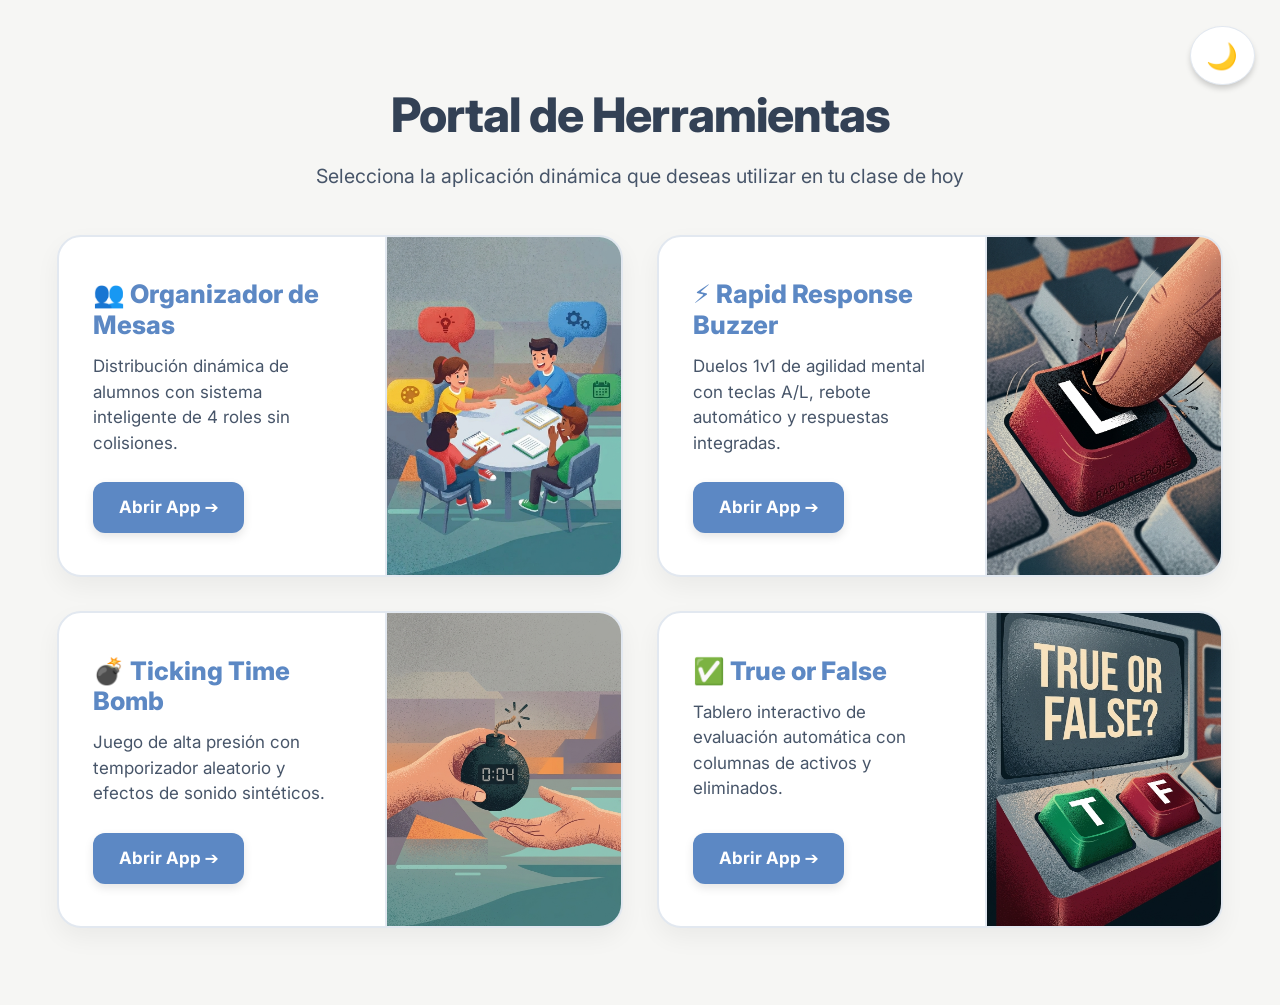
<file: index.html>
<!DOCTYPE html>
<html lang="es">
<head>
    <meta charset="UTF-8">
    <meta name="viewport" content="width=device-width, initial-scale=1.0">
    <title>Portal de Herramientas</title>
    <link rel="stylesheet" href="styles.css">
    <style>
        .menu-container { display: flex; flex-direction: column; align-items: center; justify-content: flex-start; min-height: 90vh; padding: 2rem 1rem; }
        .menu-header { text-align: center; margin-bottom: 2.5rem; }
        .menu-header h1 { font-size: 2.8rem; margin-bottom: 0.5rem; letter-spacing: -1px; }
        .menu-header p { font-size: 1.15rem; color: var(--text-muted); }

        /* Cuadrícula de Tarjetas Estilo Doble Columna */
        .tools-grid { display: grid; grid-template-columns: repeat(auto-fit, minmax(480px, 1fr)); gap: 2rem; width: 100%; max-width: 1200px; }
        
        .tool-card { 
            background: var(--card-bg); border-radius: 24px; border: 2px solid var(--border-color); 
            box-shadow: 0 10px 25px rgba(0,0,0,0.05); display: flex; overflow: hidden; 
            transition: transform 0.3s ease, box-shadow 0.3s ease, border-color 0.3s ease; 
            text-decoration: none; color: var(--text-main); position: relative;
        }
        .tool-card:hover { transform: translateY(-6px); box-shadow: 0 20px 35px rgba(0,0,0,0.1); border-color: var(--primary); }

        /* Lado Izquierdo: Texto y Botón */
        .tool-info { flex: 1; padding: 2.5rem 2rem; display: flex; flex-direction: column; justify-content: space-between; }
        .tool-title { font-size: 1.5rem; font-weight: 800; color: var(--primary); margin-bottom: 0.8rem; line-height: 1.2; }
        .tool-desc { font-size: 1rem; color: var(--text-muted); line-height: 1.5; margin-bottom: 1.5rem; }
        
        .tool-btn { 
            background-color: var(--primary); color: white; padding: 0.7rem 1.5rem; border-radius: 12px; 
            font-weight: 700; text-align: center; display: inline-block; width: fit-content; text-decoration: none;
            box-shadow: 0 4px 10px rgba(0,0,0,0.1); transition: background-color 0.2s, transform 0.1s;
        }
        .tool-btn:hover { background-color: var(--primary-hover); }
        .tool-btn:active { transform: scale(0.96); }

        /* Lado Derecho: Imagen / Captura de pantalla */
        .tool-img-container { width: 42%; background: var(--input-bg); display: flex; align-items: center; justify-content: center; overflow: hidden; border-left: 2px solid var(--border-color); position: relative; }
        .tool-img-container img { width: 100%; height: 100%; object-fit: cover; transition: transform 0.4s ease; }
        .tool-card:hover .tool-img-container img { transform: scale(1.06); }

        @media (max-width: 600px) {
            .tools-grid { grid-template-columns: 1fr; }
            .tool-card { flex-direction: column-reverse; }
            .tool-img-container { width: 100%; height: 200px; border-left: none; border-bottom: 2px solid var(--border-color); }
        }
    </style>
</head>
<body>
    <button id="themeToggle" class="theme-toggle" title="Cambiar tema">🌙</button>

    <div class="container menu-container">
        <div class="menu-header">
            <h1>Portal de Herramientas</h1>
            <p>Selecciona la aplicación dinámica que deseas utilizar en tu clase de hoy</p>
        </div>

        <div class="tools-grid">
            <!-- 1. Organizador de Mesas -->
            <a href="organizador.html" class="tool-card">
                <div class="tool-info">
                    <div>
                        <div class="tool-title">👥 Organizador de Mesas</div>
                        <div class="tool-desc">Distribución dinámica de alumnos con sistema inteligente de 4 roles sin colisiones.</div>
                    </div>
                    <span class="tool-btn">Abrir App ➔</span>
                </div>
                <div class="tool-img-container">
                    <!-- Cambia 'img/organizador.png' por la ruta de tu captura de pantalla -->
                    <img src="img/Organizador Mesas.png" alt="Organizador de Mesas" onerror="this.src='data:image/svg+xml;charset=UTF-8,<svg xmlns=\'http://www.w3.org/2000/svg\' width=\'200\' height=\'200\'><rect width=\'100%\' height=\'100%\' fill=\'%23ddd\'/><text x=\'50%\' y=\'50%\' fill=\'rgba(0,0,0,0.4)\' font-size=\'14\' text-anchor=\'middle\' dy=\'.3em\'>Vista Previa</text></svg>'">
                </div>
            </a>

            <!-- 2. Rapid Response Buzzer -->
            <a href="buzzer.html" class="tool-card">
                <div class="tool-info">
                    <div>
                        <div class="tool-title">⚡ Rapid Response Buzzer</div>
                        <div class="tool-desc">Duelos 1v1 de agilidad mental con teclas A/L, rebote automático y respuestas integradas.</div>
                    </div>
                    <span class="tool-btn">Abrir App ➔</span>
                </div>
                <div class="tool-img-container">
                    <img src="img/Buzzer.png" alt="Rapid Response Buzzer" onerror="this.src='data:image/svg+xml;charset=UTF-8,<svg xmlns=\'http://www.w3.org/2000/svg\' width=\'200\' height=\'200\'><rect width=\'100%\' height=\'100%\' fill=\'%23ddd\'/><text x=\'50%\' y=\'50%\' fill=\'rgba(0,0,0,0.4)\' font-size=\'14\' text-anchor=\'middle\' dy=\'.3em\'>Vista Previa</text></svg>'">
                </div>
            </a>

            <!-- 3. Ticking Time Bomb -->
            <a href="bomb.html" class="tool-card">
                <div class="tool-info">
                    <div>
                        <div class="tool-title">💣 Ticking Time Bomb</div>
                        <div class="tool-desc">Juego de alta presión con temporizador aleatorio y efectos de sonido sintéticos.</div>
                    </div>
                    <span class="tool-btn">Abrir App ➔</span>
                </div>
                <div class="tool-img-container">
                    <img src="img/Bomb.png" alt="Ticking Time Bomb" onerror="this.src='data:image/svg+xml;charset=UTF-8,<svg xmlns=\'http://www.w3.org/2000/svg\' width=\'200\' height=\'200\'><rect width=\'100%\' height=\'100%\' fill=\'%23ddd\'/><text x=\'50%\' y=\'50%\' fill=\'rgba(0,0,0,0.4)\' font-size=\'14\' text-anchor=\'middle\' dy=\'.3em\'>Vista Previa</text></svg>'">
                </div>
            </a>

            <!-- 4. True or False -->
            <a href="true-false.html" class="tool-card">
                <div class="tool-info">
                    <div>
                        <div class="tool-title">✅ True or False</div>
                        <div class="tool-desc">Tablero interactivo de evaluación automática con columnas de activos y eliminados.</div>
                    </div>
                    <span class="tool-btn">Abrir App ➔</span>
                </div>
                <div class="tool-img-container">
                    <img src="img/T o F.png" alt="True or False" onerror="this.src='data:image/svg+xml;charset=UTF-8,<svg xmlns=\'http://www.w3.org/2000/svg\' width=\'200\' height=\'200\'><rect width=\'100%\' height=\'100%\' fill=\'%23ddd\'/><text x=\'50%\' y=\'50%\' fill=\'rgba(0,0,0,0.4)\' font-size=\'14\' text-anchor=\'middle\' dy=\'.3em\'>Vista Previa</text></svg>'">
                </div>
            </a>
        </div>
    </div>

    <script>
        const themeToggle = document.getElementById('themeToggle');
        const body = document.body;
        
        if (localStorage.getItem('theme') === 'dark') { 
            body.setAttribute('data-theme', 'dark'); 
            themeToggle.textContent = '☀️'; 
        }
        
        themeToggle.addEventListener('click', () => {
            if (body.getAttribute('data-theme') === 'dark') { 
                body.removeAttribute('data-theme'); 
                localStorage.setItem('theme', 'light'); 
                themeToggle.textContent = '🌙'; 
            } else { 
                body.setAttribute('data-theme', 'dark'); 
                localStorage.setItem('theme', 'dark'); 
                themeToggle.textContent = '☀️'; 
            }
        });
    </script>
</body>
</html>
</file>
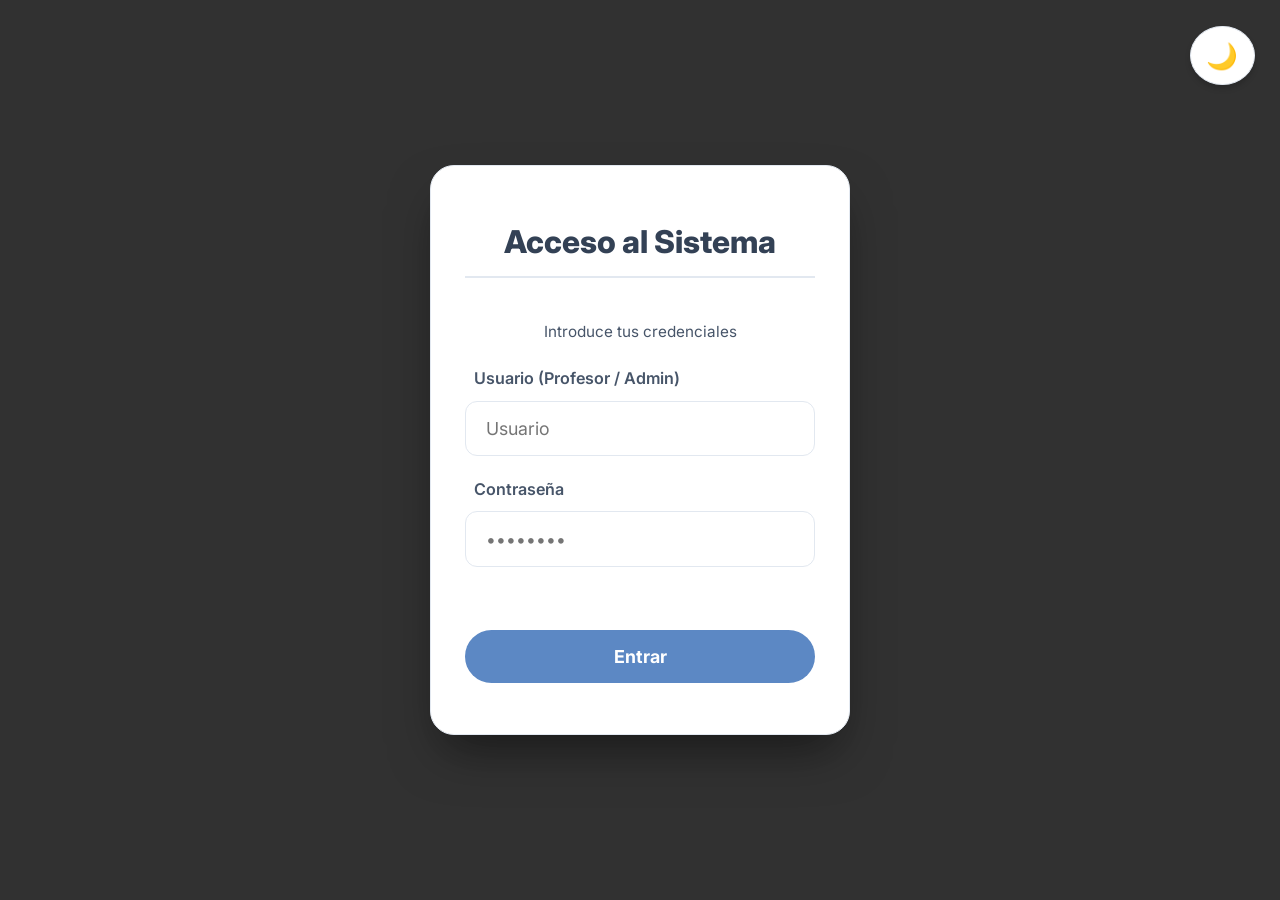
<file: bomb.html>
<!DOCTYPE html>
<html lang="es">
<head>
    <meta charset="UTF-8">
    <meta name="viewport" content="width=device-width, initial-scale=1.0">
    <title>Ticking Time Bomb - Portal de Herramientas</title>
    <link rel="stylesheet" href="styles.css">
    <style>
        .bomb-container { display: none; max-width: 900px; margin: 0 auto; flex-direction: column; gap: 1.5rem; text-align: center; }
        
        .nav-bar { display: flex; justify-content: space-between; align-items: center; margin-bottom: 1rem; }
        .nav-btn { background-color: var(--group-box-bg); color: var(--text-main); border: 1px solid var(--border-color); padding: 0.6rem 1.2rem; border-radius: 8px; font-weight: 600; cursor: pointer; transition: all 0.2s; }
        .nav-btn:hover { background-color: var(--border-color); }

        .bomb-arena { background: var(--card-bg); padding: 3rem 2rem; border-radius: 24px; border: 3px solid var(--border-color); box-shadow: 0 10px 30px rgba(0,0,0,0.1); position: relative; overflow: hidden; transition: border-color 0.3s, background-color 0.3s; display: flex; flex-direction: column; align-items: center; }
        .arena-danger { border-color: var(--rojo-text); box-shadow: 0 0 40px rgba(211, 47, 47, 0.3); }

        .challenge-text { font-size: 2.2rem; font-weight: 700; color: var(--text-muted); margin-bottom: 1.5rem; min-height: 50px; }

        /* Botones de Opción A y B */
        .options-container { display: none; gap: 1.5rem; justify-content: center; width: 100%; margin-bottom: 1.5rem; flex-wrap: wrap; }
        .btn-option { flex: 1; min-width: 250px; max-width: 350px; font-size: 2rem; padding: 1.5rem; font-weight: 800; border-radius: 16px; border: 3px solid var(--border-color); background: var(--input-bg); color: var(--text-main); cursor: pointer; transition: all 0.1s; box-shadow: 0 4px 10px rgba(0,0,0,0.1); }
        .btn-option:hover { transform: translateY(-4px); border-color: var(--primary); box-shadow: 0 8px 15px rgba(0,0,0,0.15); }
        .btn-option:active { transform: translateY(2px); }

        .bomb-icon { font-size: 8rem; line-height: 1; margin-bottom: 1rem; transition: transform 0.1s; display: inline-block; filter: drop-shadow(0 10px 10px rgba(0,0,0,0.2)); }
        
        @keyframes pulse-slow { 0% { transform: scale(1); } 50% { transform: scale(1.1); } 100% { transform: scale(1); } }
        @keyframes pulse-fast { 0% { transform: scale(1) rotate(-5deg); } 50% { transform: scale(1.2) rotate(5deg); } 100% { transform: scale(1) rotate(-5deg); } }
        @keyframes explode { 0% { transform: scale(1); opacity: 1; } 50% { transform: scale(2); opacity: 1; } 100% { transform: scale(3); opacity: 0; } }
        
        /* Animaciones de Acierto y Error */
        @keyframes flashGreen { 0% { background-color: var(--verd-bg); border-color: var(--verd-text); } 100% { background-color: var(--card-bg); border-color: var(--border-color); } }
        @keyframes flashRed { 0% { background-color: var(--rojo-bg); border-color: var(--rojo-text); } 100% { background-color: var(--card-bg); border-color: var(--border-color); } }
        .flash-green { animation: flashGreen 0.4s; }
        .flash-red { animation: flashRed 0.4s; }

        .ticking-slow { animation: pulse-slow 1s infinite; }
        .ticking-fast { animation: pulse-fast 0.3s infinite; filter: drop-shadow(0 0 20px red); }
        .exploded { animation: explode 0.5s forwards; }

        .victim-name { font-size: 4.5rem; font-weight: 900; color: var(--text-main); letter-spacing: -1px; margin: 1rem 0; min-height: 80px; text-transform: uppercase; }
        
        .status-badge { display: inline-block; background: var(--info-bg); color: var(--info-text); padding: 0.5rem 1.5rem; border-radius: 999px; font-weight: 800; font-size: 1.2rem; letter-spacing: 2px; text-transform: uppercase; border: 2px solid var(--info-border); }
        .status-boom { background: var(--rojo-bg); color: var(--rojo-text); border-color: var(--rojo-border); }

        .teacher-action-bar { display: flex; justify-content: center; gap: 1rem; flex-wrap: wrap; margin-top: 1.5rem; }
        .btn-start { font-size: 1.2rem; padding: 0.8rem 2rem; background-color: var(--primary); color: white; border-radius: 12px; border: none; cursor: pointer; font-weight: bold; }
        
        /* Niveles */
        .level-badge { background: var(--verd-bg); color: var(--verd-text); padding: 0.5rem 1rem; border-radius: 8px; font-weight: bold; border: 1px solid var(--verd-border); display: inline-block; }
    </style>
</head>
<body>
    <button id="btnLogout" class="logout-btn" style="display: none;">🚪 Cerrar sesión</button>
    <button id="themeToggle" class="theme-toggle" title="Cambiar tema">🌙</button>

    <div id="loginOverlay">
        <div class="login-card">
            <h2>Acceso al Sistema</h2>
            <p style="text-align: center; color: var(--text-muted); font-size: 0.9rem;">Introduce tus credenciales</p>
            <div class="input-group">
                <label for="loginUser">Usuario (Profesor / Admin)</label>
                <input type="text" id="loginUser" autocomplete="off" placeholder="Usuario">
            </div>
            <div class="input-group">
                <label for="loginPass">Contraseña</label>
                <input type="password" id="loginPass" placeholder="••••••••">
            </div>
            <div id="loginError" class="login-error"></div>
            <button id="btnLogin" style="width: 100%;">Entrar</button>
        </div>
    </div>

    <div class="container" id="mainContainer">
        <h1 style="margin-bottom: 2rem;">💣 Ticking Time Bomb</h1>

        <div class="controls-card" id="controlsCardGrupo" style="background-color: var(--group-box-bg);">
            <h3 style="margin: 0 0 0.5rem 0;">Módulo de Profesor: <span id="nombreProfeUI" style="color: var(--primary);"></span></h3>
            <div class="input-group">
                <label for="grupoSelect">Selecciona el grupo de hoy:</label>
                <select id="grupoSelect">
                    <option value="">Cargando grupos...</option>
                </select>
            </div>
        </div>

        <div class="controls-card" id="panelAsistencia" style="display: none;">
            
            <div style="margin-bottom: 2rem; border-bottom: 2px dashed var(--border-color); padding-bottom: 1.5rem;">
                <h3 style="margin-bottom: 1rem;">⚙️ 1. Configuración de Nivel de Inglés</h3>
                
                <div id="autoLevelDiv" style="display: none;">
                    <div class="level-badge">✅ Nivel detectado automáticamente: <span id="detectedLevelTxt" style="font-size: 1.2rem;"></span></div>
                </div>

                <div id="manualLevelDiv" class="input-group" style="display: none;">
                    <label style="color: var(--rojo-text);">⚠️ No se detectó el nivel en el nombre del grupo. Selecciónalo manualmente para cargar la Base de Datos:</label>
                    <select id="manualLevelSelect">
                        <option value="A1">A1</option>
                        <option value="A2">A2</option>
                        <option value="B1">B1</option>
                        <option value="B2">B2</option>
                        <option value="C1">C1</option>
                        <option value="C2">C2</option>
                    </select>
                </div>
            </div>

            <h3 style="margin-bottom: 0.2rem;">👥 2. Filtro de Asistencia</h3>
            <p style="font-size: 0.9rem; color: var(--text-muted); margin-bottom: 1rem;">Agrega a los presentes. La bomba solo caerá sobre los alumnos en la lista verde.</p>
            
            <div class="selector-row">
                <select id="alumnoSelect"><option value="">Selecciona un alumno...</option></select>
                <button id="btnAgregarAlumno">Añadir</button>
                <button id="btnAgregarTodos" class="btn-secondary">Añadir Todos los del Grupo</button>
            </div>

            <div class="chips-container" id="alumnosPresentesContenedor"></div>

            <div class="action-row">
                <div>Alumnos en riesgo: <strong id="contadorPresentes">0</strong> (Mínimo 2)</div>
                <button id="btnComenzarJuego" disabled>Entrar a la Arena ▶</button>
            </div>
        </div>

        <!-- Arena del Juego -->
        <div class="bomb-container" id="bombContainer">
            <div class="nav-bar">
                <button onclick="volverAAsistencia()" class="nav-btn">⬅ Volver a Configuración</button>
                <button onclick="window.location.href='index.html'" class="nav-btn">🏠 Menú Principal</button>
            </div>

            <div class="bomb-arena" id="bombArena">
                <div id="gameStatus" class="status-badge">BOMBA DESACTIVADA</div>
                
                <div style="margin-top: 1.5rem; display: flex; flex-direction: column; justify-content: center; align-items: center; width: 100%;">
                    
                    <div id="challengeText" class="challenge-text">¿Pregunta?</div>
                    
                    <!-- Botones de Opciones -->
                    <div id="optionsContainer" class="options-container">
                        <button id="btnOp1" class="btn-option" onclick="evaluar(this)"></button>
                        <button id="btnOp2" class="btn-option" onclick="evaluar(this)"></button>
                    </div>

                    <div id="bombVisual" class="bomb-icon">💣</div>
                </div>

                <div id="victimName" class="victim-name">¿QUIÉN EMPIEZA?</div>

                <div class="teacher-action-bar">
                    <button id="btnStartRound" class="btn-start" onclick="iniciarRonda()">🔥 Encender Mecha</button>
                </div>
            </div>
            
            <p style="color: var(--text-muted); font-size: 0.9rem; margin-top: 1rem;">
                <strong>Instrucciones:</strong> El alumno responde en voz alta. Haz clic en la opción que el alumno eligió. Si se equivoca, recibirá una penalización (cambio de pregunta inmediata) pero la bomba NO se detiene.
            </p>
        </div>
    </div>

    <!-- AQUÍ SE CARGAN TUS BASES DE DATOS ANTES DE LA LÓGICA -->
    <script src="db_bomba.js"></script>
    <script src="datos.js"></script>
    <script src="bomb.js"></script>
</body>
</html>
</file>
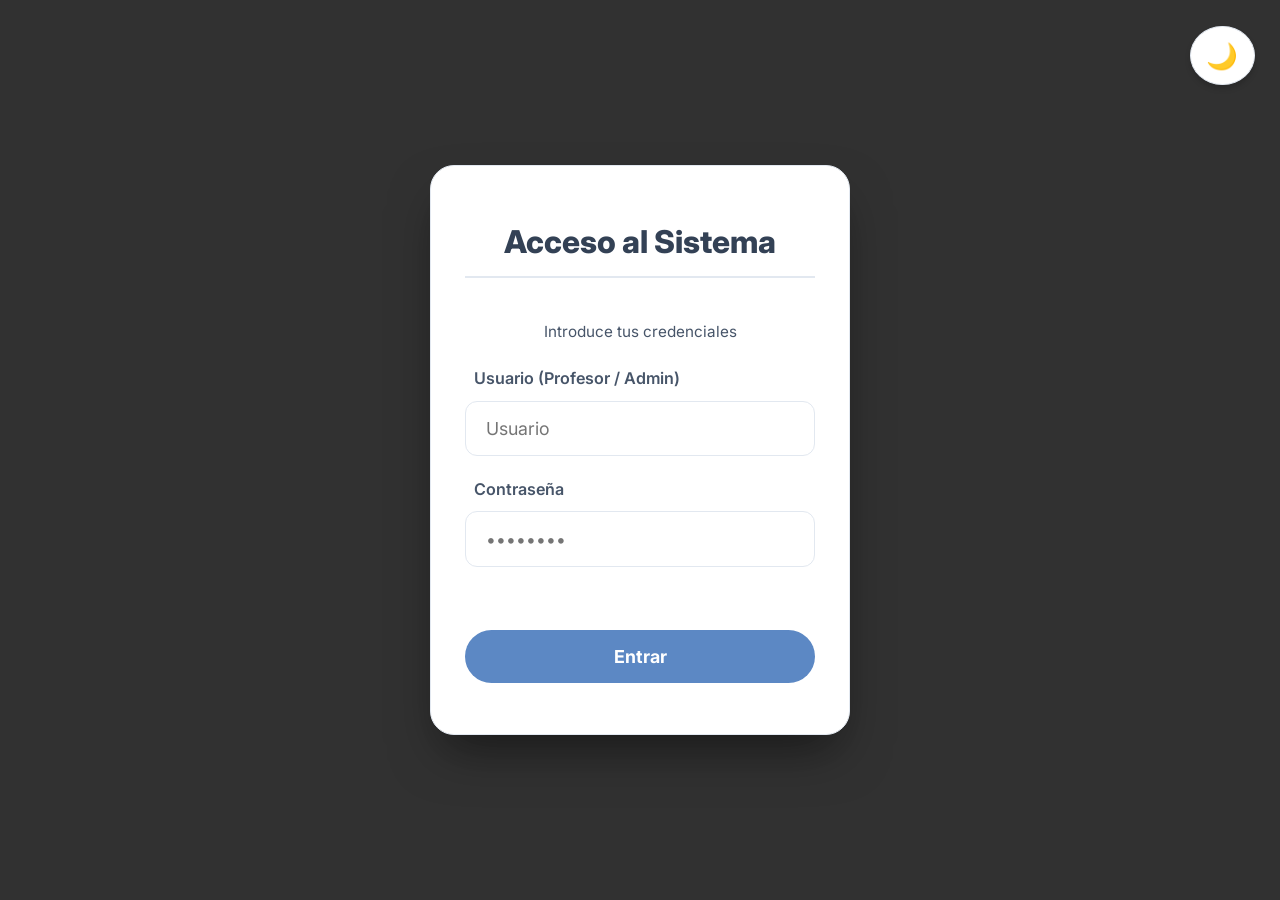
<file: buzzer.html>
<!DOCTYPE html>
<html lang="es">
<head>
    <meta charset="UTF-8">
    <meta name="viewport" content="width=device-width, initial-scale=1.0">
    <title>Rapid Response Buzzer - Portal de Herramientas</title>
    <link rel="stylesheet" href="styles.css">
    <style>
        .buzzer-container { display: none; max-width: 1200px; margin: 0 auto; flex-direction: column; gap: 1.5rem; position: relative; }
        
        /* Panel de Pregunta */
        .challenge-panel { 
            background: var(--card-bg); padding: 1.5rem; border-radius: 20px; 
            border: 3px solid var(--primary); text-align: center; 
            box-shadow: 0 10px 25px rgba(0,0,0,0.1); display: flex; 
            align-items: center; justify-content: center; flex-direction: column; min-height: 120px;
            position: relative; z-index: 1; transition: z-index 0.1s;
        }
        .challenge-text { font-size: 3rem; font-weight: 800; color: var(--text-main); letter-spacing: -1px; }

        .teacher-action-bar { display: flex; justify-content: center; gap: 1rem; flex-wrap: wrap; margin-bottom: 0.5rem; }
        .btn-action { background-color: var(--card-bg); color: var(--text-main); border: 2px solid var(--border-color); font-size: 1.05rem; cursor: pointer; padding: 0.6rem 1.2rem; border-radius: 8px; font-weight: bold; }
        .btn-action:hover { border-color: var(--primary); background-color: var(--info-bg); }
        .btn-danger { background-color: var(--rojo-bg); color: var(--rojo-text); border: 2px solid var(--rojo-border); }
        .btn-danger:hover { background-color: #ffcccc; }

        .arena { display: flex; height: 50vh; width: 100%; border-radius: 24px; overflow: hidden; box-shadow: 0 10px 30px rgba(0,0,0,0.15); border: 2px solid var(--border-color); }
        .player-zone { flex: 1; display: flex; flex-direction: column; justify-content: center; align-items: center; transition: all 0.2s ease; position: relative; padding: 2rem; text-align: center; }
        
        .p1-zone { background-color: var(--azul-bg); color: var(--azul-text); border-right: 1px solid var(--border-color); }
        .p2-zone { background-color: var(--rojo-bg); color: var(--rojo-text); border-left: 1px solid var(--border-color); }
        
        .winner { background-color: var(--verd-bg); color: var(--verd-text); transform: scale(1.02); z-index: 5; box-shadow: 0 0 30px rgba(97, 179, 118, 0.4); }
        .loser { filter: grayscale(100%) opacity(0.5); }

        .player-name { font-size: 2.5rem; font-weight: 800; line-height: 1.2; margin-bottom: 0.5rem; }
        .score { font-size: 5rem; font-weight: 800; margin: 1rem 0; text-shadow: 2px 2px 0px rgba(0,0,0,0.1); }
        .key-hint { font-size: 1.1rem; opacity: 0.8; font-weight: 600; margin-bottom: 1rem; }
        .status-msg { font-size: 1.8rem; font-weight: 800; height: 40px; text-transform: uppercase; letter-spacing: 2px; }
        
        kbd { background-color: var(--input-bg); color: var(--text-main); padding: 4px 10px; border-radius: 6px; border: 1px solid var(--border-color); box-shadow: 0 2px 0 var(--border-color); font-family: monospace; font-weight: bold; margin: 0 4px; }
        .empty-state { font-size: 1.5rem; color: var(--text-muted); font-weight: bold; }

        .judge-controls { display: none; gap: 1rem; margin-top: 1rem; }
        .judge-btn { font-size: 2rem; padding: 0.8rem 2rem; border-radius: 12px; cursor: pointer; border: none; box-shadow: 0 4px 6px rgba(0,0,0,0.1); transition: transform 0.1s; display: flex; align-items: center; justify-content: center;}
        .judge-btn:active { transform: scale(0.95); }
        .btn-correct { background-color: #4CAF50; color: white; }
        .btn-correct:hover { background-color: #43a047; }
        .btn-incorrect { background-color: #F44336; color: white; }
        .btn-incorrect:hover { background-color: #e53935; }

        /* Reloj de Cuenta Regresiva Prep */
        .countdown-overlay {
            position: fixed; top: 0; left: 0; width: 100%; height: 100%;
            background: rgba(0,0,0,0.85); z-index: 1000;
            display: none; align-items: center; justify-content: center; flex-direction: column;
        }
        .countdown-number {
            font-size: 15rem; font-weight: 900; color: white;
            text-shadow: 0 10px 30px rgba(0,0,0,0.5);
            animation: pulseCount 1s infinite; margin-top: 150px;
        }
        @keyframes pulseCount { 0% { transform: scale(1); opacity: 1; } 50% { transform: scale(1.15); opacity: 0.8; } 100% { transform: scale(1); opacity: 1; } }

        /* Niveles */
        .level-badge { background: var(--verd-bg); color: var(--verd-text); padding: 0.5rem 1rem; border-radius: 8px; font-weight: bold; border: 1px solid var(--verd-border); display: inline-block; }

        /* Resultados */
        .leaderboard-section { display: none; background: var(--card-bg); border: 1px solid var(--border-color); border-radius: 24px; padding: 2.5rem; box-shadow: 0 10px 25px rgba(0,0,0,0.1); }
        .tiers-container { display: grid; grid-template-columns: repeat(auto-fit, minmax(220px, 1fr)); gap: 1.5rem; text-align: left; margin-top: 1.5rem; }
        .tier-box { border-radius: 16px; padding: 1.5rem; border: 2px solid var(--border-color); box-shadow: 0 4px 6px rgba(0,0,0,0.05); }
        .tier-gold { border-color: #FFD700; background: rgba(255, 215, 0, 0.08); }
        .tier-silver { border-color: #C0C0C0; background: rgba(192, 192, 192, 0.08); }
        .tier-bronze { border-color: #CD7F32; background: rgba(205, 127, 50, 0.08); }
        .tier-none { border-color: var(--border-color); background: var(--bg-page); }
        
        .tier-header { border-bottom: 1px solid rgba(0,0,0,0.1); padding-bottom: 0.8rem; margin-bottom: 0.8rem; }
        .tier-header h3 { margin: 0; font-size: 1.3rem; }
        .tier-pts { font-size: 0.9rem; color: var(--text-muted); font-weight: 600; display: block; margin-top: 0.2rem; }
        .tier-gold h3 { color: #b8950b; } .tier-silver h3 { color: #6e6e6e; } .tier-bronze h3 { color: #8a481c; }
        
        .tier-list { list-style: none; padding: 0; margin: 0; }
        .tier-list li { padding: 0.5rem 0; border-bottom: 1px dashed rgba(0,0,0,0.05); font-weight: 700; font-size: 1.1rem; color: var(--text-main); }
        .empty-tier { color: var(--text-muted); font-weight: normal !important; font-style: italic; }
    </style>
</head>
<body>
    <button id="btnLogout" class="logout-btn" style="display: none;">🚪 Cerrar sesión</button>
    <button id="themeToggle" class="theme-toggle" title="Cambiar tema">🌙</button>

    <div id="countdownOverlay" class="countdown-overlay">
        <div id="countdownNumber" class="countdown-number">5</div>
    </div>

    <div id="loginOverlay">
        <div class="login-card">
            <h2>Acceso al Sistema</h2>
            <p style="text-align: center; color: var(--text-muted); font-size: 0.9rem;">Introduce tus credenciales</p>
            <div class="input-group">
                <label for="loginUser">Usuario (Profesor / Admin)</label>
                <input type="text" id="loginUser" autocomplete="off" placeholder="Usuario">
            </div>
            <div class="input-group">
                <label for="loginPass">Contraseña</label>
                <input type="password" id="loginPass" placeholder="••••••••">
            </div>
            <div id="loginError" class="login-error"></div>
            <button id="btnLogin" style="width: 100%;">Entrar</button>
        </div>
    </div>

    <div class="container" id="mainContainer">
        <h1 style="margin-bottom: 2rem;">⚡ Rapid Response Buzzer</h1>

        <div class="controls-card" id="controlsCardGrupo" style="background-color: var(--group-box-bg);">
            <h3 style="margin: 0 0 0.5rem 0;">Profesor: <span id="nombreProfeUI" style="color: var(--primary);"></span></h3>
            <div class="input-group">
                <label for="grupoSelect">Selecciona el grupo de hoy:</label>
                <select id="grupoSelect">
                    <option value="">Cargando grupos...</option>
                </select>
            </div>
        </div>

        <div class="controls-card" id="panelAsistencia" style="display: none;">
            <div style="margin-bottom: 2rem; border-bottom: 2px dashed var(--border-color); padding-bottom: 1.5rem;">
                <h3 style="margin-bottom: 1rem;">⚙️ 1. Configuración de Nivel de Inglés</h3>
                
                <div id="autoLevelDiv" style="display: none;">
                    <div class="level-badge">✅ Nivel detectado automáticamente: <span id="detectedLevelTxt" style="font-size: 1.2rem;"></span></div>
                </div>

                <div id="manualLevelDiv" class="input-group" style="display: none;">
                    <label style="color: var(--rojo-text);">⚠️ No se detectó el nivel en el nombre del grupo. Selecciónalo manualmente para cargar la Base de Datos:</label>
                    <select id="manualLevelSelect">
                        <option value="A1">A1</option>
                        <option value="A2">A2</option>
                        <option value="B1">B1</option>
                        <option value="B2">B2</option>
                        <option value="C1">C1</option>
                        <option value="C2">C2</option>
                    </select>
                </div>
            </div>

            <h3 style="margin-bottom: 0.2rem;">👥 2. Filtro de Asistencia</h3>
            <p style="font-size: 0.9rem; color: var(--text-muted); margin-bottom: 1rem;">Agrega a los alumnos presentes o quita con la '×' a los que faltaron hoy.</p>
            
            <div class="selector-row">
                <select id="alumnoSelect"><option value="">Selecciona un alumno...</option></select>
                <button id="btnAgregarAlumno">Añadir</button>
                <button id="btnAgregarTodos" class="btn-secondary">Añadir Todos los del Grupo</button>
            </div>

            <div class="chips-container" id="alumnosPresentesContenedor"></div>

            <div class="action-row">
                <div>Alumnos listos para jugar: <strong id="contadorPresentes">0</strong> (Mínimo 2)</div>
                <button id="btnComenzarJuego" disabled>Iniciar Juego ▶</button>
            </div>
        </div>

        <div class="buzzer-container" id="buzzerContainer">
            <div class="teacher-action-bar">
                <button id="btnSiguientePareja" class="btn-action">🔄 Llamar Nueva Pareja</button>
                <button id="btnSaltarReto" class="btn-action">⏭️ Saltar Pregunta</button>
                <button id="btnTerminar" class="btn-action btn-danger">⏹️ Terminar y Ver Resultados</button>
            </div>

            <!-- Panel de Pregunta -->
            <div class="challenge-panel" id="challengePanel">
                <div id="roundIndicator" style="position: absolute; top: 15px; right: 20px; font-weight: 800; color: var(--text-muted); font-size: 1.1rem; background: var(--input-bg); padding: 5px 12px; border-radius: 8px;"></div>
                <div id="challengeText" class="challenge-text">¡PREPÁRENSE!</div>
            </div>

            <div class="arena">
                <div id="zone1" class="player-zone p1-zone">
                    <div class="key-hint">Jugador Izquierdo - Tecla <kbd>A</kbd></div>
                    <div id="name1" class="player-name empty-state">Presiona "Llamar Pareja"</div>
                    <div id="score1" class="score">-</div>
                    <div id="status1" class="status-msg"></div>
                    <div id="judge1" class="judge-controls">
                        <button class="judge-btn btn-correct" onclick="juezCorrecto(1)">✅</button>
                        <button class="judge-btn btn-incorrect" onclick="juezIncorrecto(1)">❌</button>
                    </div>
                </div>
                <div id="zone2" class="player-zone p2-zone">
                    <div class="key-hint">Jugador Derecho - Tecla <kbd>L</kbd></div>
                    <div id="name2" class="player-name empty-state">para iniciar</div>
                    <div id="score2" class="score">-</div>
                    <div id="status2" class="status-msg"></div>
                    <div id="judge2" class="judge-controls">
                        <button class="judge-btn btn-correct" onclick="juezCorrecto(2)">✅</button>
                        <button class="judge-btn btn-incorrect" onclick="juezIncorrecto(2)">❌</button>
                    </div>
                </div>
            </div>
        </div>

        <div id="leaderboardSection" class="leaderboard-section">
            <h2>🏆 Resultados de la Sesión</h2>
            
            <div class="tiers-container">
                <div class="tier-box tier-gold">
                    <div class="tier-header">
                        <h3>🥇 Nivel Oro</h3>
                        <span class="tier-pts">3 o más pts</span>
                    </div>
                    <ul id="listGold" class="tier-list"></ul>
                </div>
                <div class="tier-box tier-silver">
                    <div class="tier-header">
                        <h3>🥈 Nivel Plata</h3>
                        <span class="tier-pts">2 pts</span>
                    </div>
                    <ul id="listSilver" class="tier-list"></ul>
                </div>
                <div class="tier-box tier-bronze">
                    <div class="tier-header">
                        <h3>🥉 Nivel Bronce</h3>
                        <span class="tier-pts">1 pt</span>
                    </div>
                    <ul id="listBronze" class="tier-list"></ul>
                </div>
                <div class="tier-box tier-none">
                    <div class="tier-header">
                        <h3>🎖️ Sigue Participando</h3>
                        <span class="tier-pts">0 pts</span>
                    </div>
                    <ul id="listNone" class="tier-list"></ul>
                </div>
            </div>
            
            <div style="display: flex; gap: 1rem; margin-top: 2.5rem; flex-wrap: wrap;">
                <button onclick="volverAConfiguracion()" style="flex: 2; min-width: 250px;">⚙️ Configurar Siguiente Clase</button>
                <button onclick="window.location.href='index.html'" class="btn-secondary" style="flex: 1; min-width: 200px;">🏠 Menú Principal</button>
            </div>
        </div>
    </div>

    <!-- CARGA DE BASES DE DATOS -->
    <script src="db_buzzer.js"></script>
    <script src="datos.js"></script>
    <script src="buzzer.js"></script>
</body>
</html>
</file>
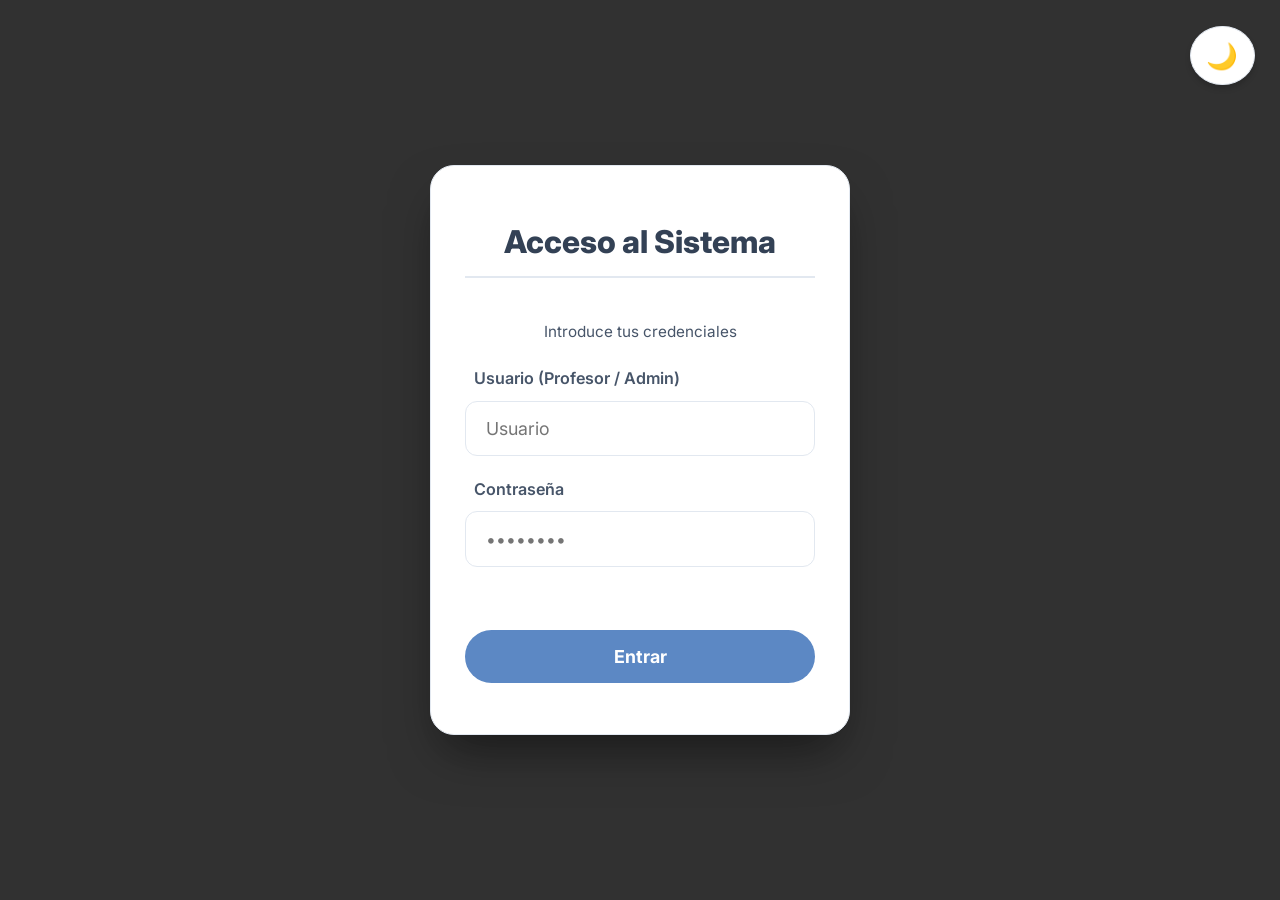
<file: organizador.html>
<!DOCTYPE html>
<html lang="es">
<head>
    <meta charset="UTF-8">
    <meta name="viewport" content="width=device-width, initial-scale=1.0">
    <title>Organizador Dinámico - Sistema de 4 Colores</title>
    <link rel="stylesheet" href="styles.css">
</head>
<body>
   <!-- Botón Flotante de Cerrar Sesión (Arriba a la Izquierda) -->
<button id="btnLogout" class="logout-btn" style="display: none;">🚪 Cerrar sesión</button>
    <!-- Botón flotante para Modo Nocturno -->
    <button id="themeToggle" class="theme-toggle" title="Cambiar tema">🌙</button>

    <!-- Ventana de Inicio de Sesión -->
    <div id="loginOverlay">
        <div class="login-card">
            <h2>Acceso al Sistema</h2>
            <p style="text-align: center; color: var(--text-muted); font-size: 0.9rem;">Introduce tus credenciales</p>
            <div class="input-group">
                <label for="loginUser">Usuario (Profesor / Admin)</label>
                <input type="text" id="loginUser" autocomplete="off" placeholder="Usuario">
            </div>
            <div class="input-group">
                <label for="loginPass">Contraseña</label>
                <input type="password" id="loginPass" placeholder="••••••••">
            </div>
            <div id="loginError" class="login-error"></div>
            <button id="btnLogin" style="width: 100%;">Entrar</button>
        </div>
    </div>

    <div class="container" id="mainContainer">
        <h1>Organizador de Grupos</h1>
        <p class="subtitle">Sistema matemático de 4 roles sin colisiones</p>

        <!-- Selector de Grupos -->
        <div class="controls-card" id="controlsCardGrupo" style="background-color: var(--group-box-bg);">
            <h3 style="margin: 0 0 0.5rem 0;">Módulo de Profesor: <span id="nombreProfeUI" style="color: var(--primary);"></span></h3>
            <div class="input-group">
                <label for="grupoSelect">Selecciona tu grupo a organizar:</label>
                <select id="grupoSelect">
                    <option value="">Cargando grupos...</option>
                </select>
            </div>
            
            <!-- Botón exclusivo para Astrid (Oculto para los demás) -->
            <div id="contenedorModoRapidoAstrid" style="display: none; margin-top: 0.5rem; padding-top: 1rem; border-top: 1px dashed var(--border-color);">
                <button id="btnModoSinLista" class="btn-secondary" style="width: 100%; display: flex; align-items: center; justify-content: center; gap: 0.5rem;">
                    🔢 Grupo nuevo sin lista (Calcular por cantidad)
                </button>
            </div>
        </div>

        <!-- Panel de control de alumnos -->
        <div class="controls-card" id="panelAlumnos" style="display: none;">
            <h3 style="margin-bottom: 0.2rem;">1. Lista de Alumnos Presentes</h3>
            
            <!-- Panel normal para profesores -->
            <div id="controlesProfesor" class="selector-row">
                <select id="alumnoSelect">
                    <option value="">Selecciona un alumno...</option>
                </select>
                <button id="btnAgregarAlumno">Añadir</button>
                <button id="btnAgregarTodos" class="btn-secondary">Añadir Todos (Aleatorio)</button>
            </div>

            <!-- Panel especial simplificado para Admin -->
            <div id="controlesAdmin" class="selector-row" style="display: none; align-items: flex-end;">
                <div class="input-group" style="flex: 1; max-width: 250px;">
                    <label for="adminInputNum">Cantidad total de alumnos:</label>
                    <input type="number" id="adminInputNum" min="4" placeholder="Ej. 12" style="width: 100%;">
                </div>
                <button id="btnGenerarAdmin">Generar Alumnos</button>
            </div>
            
            <div class="chips-container" id="alumnosSeleccionadosContenedor"></div>

            <div class="action-row">
                <div>Total seleccionados: <strong id="contadorAlumnos">0</strong> (Mínimo 4)</div>
                <button id="btnCalcular" disabled>Confirmar y Calcular Mesas</button>
            </div>
        </div>

        <!-- Secciones de resultados -->
        <div id="sectionPreTask" class="section-container">
            <h2>2. Pre-Task (Interacción 1)</h2>
            <div class="info-box">
                <strong>¿Qué hacemos aquí?</strong> Se asigna el rol a cada estudiante y se reúnen por equipos con su mismo rol para una primera charla de preparación. Esto corresponde a la <strong>Interacción 1</strong>.
            </div>
            <div class="grid-stats">
                <div class="stat-card color-R"><div class="stat-label">🔴 Rol Rojo</div><div class="stat-number" id="countR">0</div><div class="names-list" id="namesListR"></div></div>
                <div class="stat-card color-A"><div class="stat-label">🟡 Rol Amarillo</div><div class="stat-number" id="countA">0</div><div class="names-list" id="namesListA"></div></div>
                <div class="stat-card color-Z"><div class="stat-label">🔵 Rol Azul</div><div class="stat-number" id="countZ">0</div><div class="names-list" id="namesListZ"></div></div>
                <div class="stat-card color-V"><div class="stat-label">🟢 Rol Verde</div><div class="stat-number" id="countV">0</div><div class="names-list" id="namesListV"></div></div>
            </div>
        </div>

        <div id="sectionSimulation" class="section-container">
            <h2>3. Simulation</h2>
            <div class="info-box">
                <strong>¿Qué hacemos aquí?</strong> Los alumnos se distribuyen en mesas mixtas. Aquí se desarrollan la <strong>Interacción 2</strong> y la <strong>Interacción 3</strong>.
            </div>
            <div class="simulation-block" id="blockInteraccion2">
                <div class="sub-section-title">🔄 Interacción 2 (Primera Ronda)</div>
                <p style="font-size: 0.88rem; color: var(--text-muted); margin-bottom: 1rem;">Hablan en parejas base: (Rol Rojo con Rol Azul) y (Rol Amarillo con Rol Verde). Si hay alumnos extras, se integran a una pareja para formar un trío equilibrado.</p>
                <div id="mesasInteraccion2" class="grid-tables"></div>
                <button id="btnInteraccion3">Avanzar a Interacción 3 🔄</button>
            </div>
            <div class="simulation-block" id="blockInteraccion3" style="display: none; border-top: 2px dashed var(--border-color); padding-top: 1.5rem;">
                <div class="sub-section-title">🔄 Interacción 3 (Segunda Ronda / Rotación)</div>
                <p style="font-size: 0.88rem; color: var(--text-muted); margin-bottom: 1rem;">¡Cambio de mesa y de parejas! Ahora se emparejan (Rol Rojo con Rol Amarillo) y (Rol Azul con Rol Verde). Los alumnos extra se mueven a una nueva mesa para conversar con personas distintas sin repetir con su propio rol.</p>
                <div id="mesasInteraccion3" class="grid-tables"></div>
            </div>
        </div>

        <div id="sectionPostTask" class="section-container">
            <h2>4. Post-Task (Interacción 4)</h2>
            <div class="info-box">
                <strong>¿Qué hacemos aquí?</strong> Todos regresan con sus equipos originales de color y rol para ponerse de acuerdo y cerrar la actividad. <strong>Interacción 4</strong>.
            </div>
            <div class="grid-stats">
                <div class="stat-card color-R"><div class="stat-label">🔴 Rol Rojo</div><div class="stat-number" id="postCountR">0</div><div class="names-list" id="postNamesListR"></div></div>
                <div class="stat-card color-A"><div class="stat-label">🟡 Rol Amarillo</div><div class="stat-number" id="postCountA">0</div><div class="names-list" id="postNamesListA"></div></div>
                <div class="stat-card color-Z"><div class="stat-label">🔵 Rol Azul</div><div class="stat-number" id="postCountZ">0</div><div class="names-list" id="postNamesListZ"></div></div>
                <div class="stat-card color-V"><div class="stat-label">🟢 Rol Verde</div><div class="stat-number" id="postCountV">0</div><div class="names-list" id="postNamesListV"></div></div>
            </div>
        </div>
    </div>

    <script src="datos.js"></script>
    <script src="organizador.js"></script>
</body>
</html>
</file>
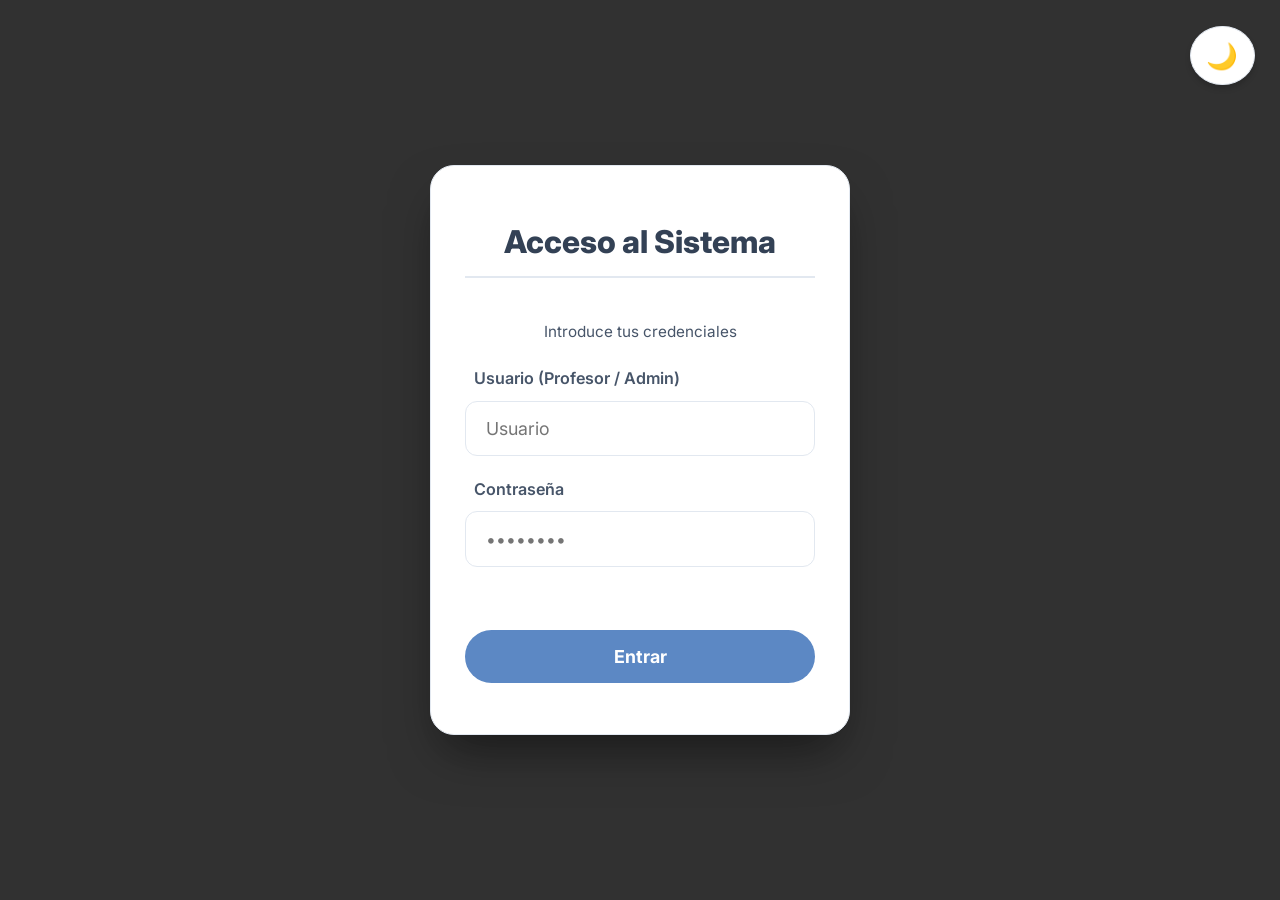
<file: true-false.html>
<!DOCTYPE html>
<html lang="es">
<head>
    <meta charset="UTF-8">
    <meta name="viewport" content="width=device-width, initial-scale=1.0">
    <title>True or False - Portal de Herramientas</title>
    <link rel="stylesheet" href="styles.css">
    <style>
        .tf-container { display: none; max-width: 1200px; margin: 0 auto; flex-direction: column; gap: 1.5rem; }
        
        .nav-bar { display: flex; justify-content: space-between; align-items: center; margin-bottom: 1rem; flex-wrap: wrap; gap: 1rem; }
        .nav-btn { background-color: var(--group-box-bg); color: var(--text-main); border: 1px solid var(--border-color); padding: 0.6rem 1.2rem; border-radius: 8px; font-weight: 600; cursor: pointer; transition: all 0.2s; }
        .nav-btn:hover { background-color: var(--border-color); }

        /* Panel Central del Reto */
        .challenge-panel { 
            background: var(--card-bg); padding: 3rem 2rem; border-radius: 24px; 
            border: 4px solid var(--primary); text-align: center; 
            box-shadow: 0 15px 35px rgba(0,0,0,0.1); display: flex; 
            align-items: center; justify-content: center; flex-direction: column; 
            min-height: 300px; position: relative; transition: border-color 0.3s ease;
        }
        .challenge-text { font-size: 2.2rem; font-weight: 700; color: var(--text-muted); margin-bottom: 1.5rem; }
        .current-player { font-size: 4.5rem; font-weight: 900; color: var(--text-main); letter-spacing: -1px; margin-bottom: 2rem; text-transform: uppercase; line-height: 1.1; }
        
        /* Botones True / False */
        .judge-controls { display: flex; gap: 1.5rem; margin-top: 1rem; }
        .btn-tf { 
            font-size: 3.5rem; font-weight: 900; padding: 1rem 3rem; border-radius: 20px; 
            cursor: pointer; border: none; box-shadow: 0 8px 15px rgba(0,0,0,0.15); 
            transition: all 0.1s; display: flex; align-items: center; justify-content: center;
            width: 150px;
        }
        .btn-tf:active { transform: scale(0.95) translateY(4px); box-shadow: 0 2px 5px rgba(0,0,0,0.15); }
        .btn-true { background-color: #2196F3; color: white; }
        .btn-true:hover { background-color: #1E88E5; }
        .btn-false { background-color: #FF9800; color: white; }
        .btn-false:hover { background-color: #FB8C00; }

        /* Columnas de Estado */
        .columns-container { display: flex; gap: 2rem; margin-top: 1rem; flex-wrap: wrap; }
        .column-box { flex: 1; min-width: 300px; background: var(--card-bg); padding: 1.5rem; border-radius: 20px; border: 2px solid var(--border-color); box-shadow: 0 4px 6px rgba(0,0,0,0.05); }
        .column-box h3 { margin-top: 0; padding-bottom: 1rem; border-bottom: 2px solid var(--border-color); display: flex; justify-content: space-between; align-items: center; }
        
        .list-container { display: flex; flex-direction: column; gap: 0.5rem; margin-top: 1rem; max-height: 300px; overflow-y: auto; padding-right: 5px; }
        .chip-list { padding: 0.8rem 1rem; border-radius: 12px; font-weight: 700; font-size: 1.1rem; display: flex; align-items: center; }
        .chip-active { background: var(--verd-bg); color: var(--verd-text); border: 1px solid var(--verd-border); }
        .chip-eliminated { background: var(--rojo-bg); color: var(--rojo-text); border: 1px solid var(--rojo-border); text-decoration: line-through; opacity: 0.8; }

        .teacher-action-bar { display: flex; justify-content: flex-end; margin-bottom: 1rem; }
        .btn-danger { background-color: var(--rojo-bg); color: var(--rojo-text); border: 2px solid var(--rojo-border); font-size: 1.1rem; padding: 0.8rem 1.5rem; border-radius: 12px; font-weight: bold; cursor: pointer; }
        .btn-danger:hover { background-color: #ffcccc; }

        /* Niveles */
        .level-badge { background: var(--verd-bg); color: var(--verd-text); padding: 0.5rem 1rem; border-radius: 8px; font-weight: bold; border: 1px solid var(--verd-border); display: inline-block; }

        /* Pantalla Final */
        .leaderboard-section { display: none; background: var(--card-bg); border: 1px solid var(--border-color); border-radius: 24px; padding: 3rem 2rem; box-shadow: 0 10px 25px rgba(0,0,0,0.1); text-align: center; }
        .winner-crown { display: none; flex-direction: column; align-items: center; justify-content: center; margin-bottom: 3rem; animation: popIn 0.5s cubic-bezier(0.175, 0.885, 0.32, 1.275); }
        .winner-crown .icon { font-size: 6rem; margin-bottom: -10px; }
        .winner-name { font-size: 5rem; font-weight: 900; color: var(--amar-text); text-shadow: 0 4px 10px rgba(212, 136, 6, 0.3); line-height: 1.1; text-transform: uppercase; }
        .winner-subtitle { font-size: 1.5rem; color: var(--text-muted); font-weight: 700; letter-spacing: 2px; }

        .results-columns { display: flex; gap: 2rem; text-align: left; margin-bottom: 2rem; flex-wrap: wrap; }
        .results-col { flex: 1; min-width: 250px; background: var(--bg-page); padding: 1.5rem; border-radius: 16px; border: 1px solid var(--border-color); }
        .results-col h3 { border-bottom: 2px solid var(--border-color); padding-bottom: 0.5rem; margin-top: 0; }
        .results-list { list-style: none; padding: 0; margin: 0; display: flex; flex-direction: column; gap: 0.5rem; font-size: 1.1rem; font-weight: 600; }

        @keyframes popIn { 0% { transform: scale(0.5); opacity: 0; } 100% { transform: scale(1); opacity: 1; } }
    </style>
</head>
<body>
    <button id="btnLogout" class="logout-btn" style="display: none;">🚪 Cerrar sesión</button>
    <button id="themeToggle" class="theme-toggle" title="Cambiar tema">🌙</button>

    <div id="loginOverlay">
        <div class="login-card">
            <h2>Acceso al Sistema</h2>
            <p style="text-align: center; color: var(--text-muted); font-size: 0.9rem;">Introduce tus credenciales</p>
            <div class="input-group">
                <label for="loginUser">Usuario (Profesor / Admin)</label>
                <input type="text" id="loginUser" autocomplete="off" placeholder="Usuario">
            </div>
            <div class="input-group">
                <label for="loginPass">Contraseña</label>
                <input type="password" id="loginPass" placeholder="••••••••">
            </div>
            <div id="loginError" class="login-error"></div>
            <button id="btnLogin" style="width: 100%;">Entrar</button>
        </div>
    </div>

    <div class="container" id="mainContainer">
        <h1 style="margin-bottom: 2rem;">✅ True or False</h1>

        <div class="controls-card" id="controlsCardGrupo" style="background-color: var(--group-box-bg);">
            <h3 style="margin: 0 0 0.5rem 0;">Módulo de Profesor: <span id="nombreProfeUI" style="color: var(--primary);"></span></h3>
            <div class="input-group">
                <label for="grupoSelect">Selecciona el grupo de hoy:</label>
                <select id="grupoSelect">
                    <option value="">Cargando grupos...</option>
                </select>
            </div>
        </div>

        <div class="controls-card" id="panelAsistencia" style="display: none;">
            
            <div style="margin-bottom: 2rem; border-bottom: 2px dashed var(--border-color); padding-bottom: 1.5rem;">
                <h3 style="margin-bottom: 1rem;">⚙️ 1. Configuración de Nivel de Inglés</h3>
                
                <div id="autoLevelDiv" style="display: none;">
                    <div class="level-badge">✅ Nivel detectado automáticamente: <span id="detectedLevelTxt" style="font-size: 1.2rem;"></span></div>
                </div>

                <div id="manualLevelDiv" class="input-group" style="display: none;">
                    <label style="color: var(--rojo-text);">⚠️ No se detectó el nivel en el nombre del grupo. Selecciónalo manualmente para cargar la Base de Datos:</label>
                    <select id="manualLevelSelect">
                        <option value="A1">A1</option>
                        <option value="A2">A2</option>
                        <option value="B1">B1</option>
                        <option value="B2">B2</option>
                        <option value="C1">C1</option>
                        <option value="C2">C2</option>
                    </select>
                </div>
            </div>

            <h3 style="margin-bottom: 0.2rem;">👥 2. Filtro de Asistencia</h3>
            <p style="font-size: 0.9rem; color: var(--text-muted); margin-bottom: 1rem;">Agrega a los presentes. Todos los alumnos de esta lista iniciarán en la columna de Activos.</p>
            
            <div class="selector-row">
                <select id="alumnoSelect"><option value="">Selecciona un alumno...</option></select>
                <button id="btnAgregarAlumno">Añadir</button>
                <button id="btnAgregarTodos" class="btn-secondary">Añadir Todos los del Grupo</button>
            </div>

            <div class="chips-container" id="alumnosPresentesContenedor"></div>

            <div class="action-row">
                <div>Alumnos iniciales: <strong id="contadorPresentes">0</strong> (Mínimo 2)</div>
                <button id="btnComenzarJuego" disabled>Comenzar Ronda ▶</button>
            </div>
        </div>

        <div class="tf-container" id="tfContainer">
            <div class="nav-bar">
                <button onclick="volverAAsistencia()" class="nav-btn">⬅ Volver a Configuración</button>
                <button onclick="window.location.href='index.html'" class="nav-btn">🏠 Menú Principal</button>
            </div>

            <div class="teacher-action-bar">
                <button onclick="finalizarJuego()" class="btn-danger">⏹️ Finalizar y Ver Resultados</button>
            </div>

            <!-- GRAN PANEL CENTRAL -->
            <div class="challenge-panel" id="challengePanel">
                <div id="challengeText" class="challenge-text">Cargando pregunta...</div>
                <div id="currentPlayer" class="current-player">ALUMNO</div>
                
                <div class="judge-controls">
                    <button class="btn-tf btn-true" onclick="responder('T')" title="Es Verdadero">T</button>
                    <button class="btn-tf btn-false" onclick="responder('F')" title="Es Falso">F</button>
                </div>
            </div>

            <!-- COLUMNAS DE ESTADO -->
            <div class="columns-container">
                <div class="column-box">
                    <h3><span>🟢 Activos</span> <span id="countActivos" style="color: var(--verd-text); font-size: 1.5rem;">0</span></h3>
                    <div id="listaActivos" class="list-container"></div>
                </div>
                <div class="column-box">
                    <h3><span>🔴 Eliminados</span> <span id="countEliminados" style="color: var(--rojo-text); font-size: 1.5rem;">0</span></h3>
                    <div id="listaEliminados" class="list-container"></div>
                </div>
            </div>
        </div>

        <div id="leaderboardSection" class="leaderboard-section">
            
            <!-- CORONA (Se muestra si solo queda 1) -->
            <div id="winnerCrown" class="winner-crown">
                <div class="icon">👑</div>
                <div id="soleWinnerName" class="winner-name">NOMBRE</div>
                <div class="winner-subtitle">ÚLTIMO SOBREVIVIENTE</div>
            </div>

            <h2 id="tituloResultados" style="font-size: 2.5rem; margin-bottom: 2rem;">Resultados Finales</h2>
            
            <div class="results-columns">
                <div class="results-col" id="colActivosFinal">
                    <h3 style="color: var(--verd-text);">🟢 Sobrevivientes</h3>
                    <ul id="listaFinalActivos" class="results-list"></ul>
                </div>
                <div class="results-col">
                    <h3 style="color: var(--rojo-text);">🔴 Eliminados</h3>
                    <ul id="listaFinalEliminados" class="results-list"></ul>
                </div>
            </div>
            
            <div style="display: flex; gap: 1rem; flex-wrap: wrap;">
                <button onclick="volverAAsistencia()" style="flex: 2; min-width: 250px;">⚙️ Configurar Nueva Clase</button>
                <button onclick="window.location.href='index.html'" class="btn-secondary" style="flex: 1; min-width: 200px;">🏠 Menú Principal</button>
            </div>
        </div>
    </div>

    <script src="db_tf.js"></script>
    <script src="datos.js"></script>
    <script src="true-false.js"></script>
</body>
</html>
</file>
<file: styles.css>
@import url('https://fonts.googleapis.com/css2?family=Inter:wght@400;500;600;700;800&display=swap');

/* --- CONFIGURACIÓN BASE DE TIPOGRAFÍA MÁS GRANDE --- */
html {
    font-size: 17px; 
}

/* --- PALETA DE COLORES (MODO CLARO - ALTO CONTRASTE) --- */
:root {
    --bg-page: #f6f6f4; 
    --card-bg: #ffffff;
    --card-header-bg: #fafafa;
    --text-main: #334155;
    --text-muted: #475569; 
    --border-color: #e2e8f0;
    
    /* Botones principales - Azul mate/menos vibrante */
    --primary: #5c88c4; 
    --primary-hover: #4971a8;
    --btn-text: #ffffff;
    
    --input-bg: #ffffff;
    --group-box-bg: #f8fafc;
    
    /* Fichas de alumnos - Transparencia suave y texto oscuro para contraste perfecto */
    --chip-bg: rgba(92, 136, 196, 0.25);
    --chip-text: #1e3a8a; /* Azul marino intenso */
    --chip-hover: rgba(92, 136, 196, 0.4);
    
    /* Cajas de información */
    --info-bg: #eff6ff;
    --info-text: #1e40af; 
    --info-border: #bfdbfe;

    --rojo-bg: #fff0f0; --rojo-text: #d32f2f; --rojo-border: #ffcdd2;
    --amar-bg: #fff9e6; --amar-text: #d48806; --amar-border: #ffe082;
    --azul-bg: #eef6fc; --azul-text: #1976d2; --azul-border: #bbdefb;
    --verd-bg: #f0f9f0; --verd-text: #2e7d32; --verd-border: #c8e6c9;
}

/* --- PALETA DE COLORES (MODO NOCTURNO - ESTILO YOUTUBE) --- */
[data-theme="dark"] {
    --bg-page: #0f0f0f; 
    --card-bg: #212121; 
    --card-header-bg: #0f0f0f;
    --text-main: #f1f1f1; 
    --text-muted: #aaaaaa; 
    --border-color: #303030; 
    
    /* Azul apagado para no cansar la vista en modo oscuro */
    --primary: #5c9bc4; 
    --primary-hover: #7bb5db;
    --btn-text: #0f0f0f; 
    
    --input-bg: #121212;
    --group-box-bg: #272727; 
    
    /* Fichas de alumnos (estilo etiquetas) */
    --chip-bg: rgba(92, 155, 196, 0.15);
    --chip-text: #e0f0ff;
    --chip-hover: rgba(92, 155, 196, 0.25);
    
    --info-bg: #212121;
    --info-text: #5c9bc4;
    --info-border: #303030;

    --rojo-bg: #2c1716; --rojo-text: #ff8983; --rojo-border: #4d2321;
    --amar-bg: #2c2516; --amar-text: #f7cb4d; --amar-border: #4d3e21;
    --azul-bg: #16242c; --azul-text: #5c9bc4; --azul-border: #213c4d;
    --verd-bg: #162c1e; --verd-text: #61b376; --verd-border: #214d2f;
}

* { box-sizing: border-box; margin: 0; padding: 0; font-family: 'Inter', system-ui, sans-serif; }

body { background-color: var(--bg-page); color: var(--text-main); line-height: 1.6; padding: 2.5rem 1rem; transition: background-color 0.3s ease, color 0.3s ease; }
.container { max-width: 1200px; margin: 0 auto; display: none; }

/* Botón Flotante de Tema */
.theme-toggle {
    position: fixed; top: 1.5rem; right: 1.5rem; background: var(--card-bg); color: var(--text-main);
    border: 1px solid var(--border-color); border-radius: 50%; width: 3.5rem; height: 3.5rem;
    font-size: 1.5rem; cursor: pointer; z-index: 10000; display: flex; align-items: center;
    justify-content: center; box-shadow: 0 4px 6px -1px rgba(0, 0, 0, 0.2); transition: all 0.3s cubic-bezier(0.4, 0, 0.2, 1);
}
.theme-toggle:hover { transform: scale(1.1) rotate(15deg); border-color: var(--primary); }

/* Botón Flotante de Cerrar Sesión */
.logout-btn {
    position: fixed; top: 1.5rem; left: 1.5rem; background: var(--card-bg); color: var(--text-main);
    border: 1px solid var(--border-color); border-radius: 999px; padding: 0.6rem 1.2rem;
    font-size: 0.95rem; font-weight: 600; cursor: pointer; z-index: 10000; display: flex; align-items: center;
    gap: 0.5rem; box-shadow: 0 4px 6px -1px rgba(0, 0, 0, 0.2); transition: all 0.3s cubic-bezier(0.4, 0, 0.2, 1);
}
.logout-btn:hover { transform: scale(1.05); border-color: var(--primary); }

/* Pantalla de Inicio de Sesión */
#loginOverlay {
    position: fixed; top: 0; left: 0; width: 100%; height: 100%;
    background: rgba(15, 15, 15, 0.85); backdrop-filter: blur(8px);
    display: flex; justify-content: center; align-items: center; z-index: 9999; padding: 1rem;
}
.login-card {
    background: var(--card-bg); padding: 3rem 2rem; border-radius: 24px;
    width: 100%; max-width: 420px; box-shadow: 0 25px 50px -12px rgba(0, 0, 0, 0.5);
    display: flex; flex-direction: column; gap: 1.25rem; border: 1px solid var(--border-color);
}
.login-card h2 { text-align: center; font-size: 1.85rem; font-weight: 800; color: var(--text-main); }
.input-group { display: flex; flex-direction: column; gap: 0.5rem; }
.input-group label { font-size: 0.95rem; font-weight: 600; color: var(--text-muted); padding-left: 0.5rem; }
.input-group input, select {
    padding: 0.95rem 1.2rem; border: 1px solid var(--border-color);
    border-radius: 12px; font-size: 1.05rem; outline: none;
    transition: all 0.2s ease; background-color: var(--input-bg); color: var(--text-main);
}
.input-group input:focus, select:focus { border-color: var(--primary); box-shadow: 0 0 0 2px rgba(92, 136, 196, 0.3); }
.login-error { color: #ff4e45; font-size: 0.95rem; text-align: center; min-height: 1.2rem; font-weight: 600; }

/* Encabezados y Textos */
h1 { font-size: 2.35rem; font-weight: 800; text-align: center; margin-bottom: 0.25rem; letter-spacing: -0.025em; }
p.subtitle { text-align: center; color: var(--text-muted); margin-bottom: 2.5rem; font-size: 1.05rem; }
h2 { font-size: 1.45rem; font-weight: 800; margin-bottom: 1.25rem; padding-bottom: 0.5rem; border-bottom: 2px solid var(--border-color); color: var(--text-main); }
h3 { font-size: 1.1rem; font-weight: 700; margin-bottom: 0.75rem; color: var(--text-main); }

/* Controles de Alumnos */
.controls-card { 
    background: var(--card-bg); padding: 1.75rem; border-radius: 20px; 
    box-shadow: 0 4px 6px -1px rgba(0, 0, 0, 0.1); margin-bottom: 2rem; 
    display: flex; flex-direction: column; gap: 1.25rem; border: 1px solid var(--border-color);
}
.selector-row { display: flex; gap: 0.75rem; flex-wrap: wrap; align-items: center; }

button { 
    padding: 0.95rem 1.85rem; background-color: var(--primary); color: var(--btn-text); 
    border: none; border-radius: 999px;
    font-size: 1.05rem; font-weight: 700; cursor: pointer; 
    transition: all 0.2s ease; 
}
button:hover { background-color: var(--primary-hover); transform: translateY(-2px); box-shadow: 0 4px 12px rgba(0,0,0,0.1); }
button:active { transform: translateY(0); }
button:disabled { background-color: var(--border-color); color: var(--text-muted); cursor: not-allowed; transform: none; box-shadow: none; }

.btn-secondary { background-color: var(--group-box-bg); color: var(--text-main); border: 1px solid var(--border-color); }
.btn-secondary:hover { background-color: var(--border-color); }

.chips-container { 
    display: flex; flex-wrap: wrap; gap: 0.75rem; min-height: 70px; padding: 1.25rem; 
    background: var(--bg-page); border: 1px dashed var(--border-color); border-radius: 16px; 
}

/* Fichas de alumnos */
.chip { 
    background: var(--chip-bg); color: var(--chip-text); padding: 0.55rem 1.1rem; border-radius: 999px; 
    font-size: 1rem; font-weight: 600; display: flex; align-items: center; gap: 0.6rem; 
    border: 1px solid rgba(0,0,0,0.05); backdrop-filter: blur(4px);
}
.chip-remove { 
    cursor: pointer; font-weight: bold; color: var(--chip-text); background: none; border: none; 
    padding: 0; width: 22px; height: 22px; display: inline-flex; align-items: center; 
    justify-content: center; border-radius: 50%; transition: all 0.2s; box-shadow: none; opacity: 0.7;
}
.chip-remove:hover { opacity: 1; background: rgba(0, 0, 0, 0.08); transform: none; }

.action-row { 
    display: flex; justify-content: space-between; align-items: center; 
    padding-top: 1.25rem; border-top: 1px solid var(--border-color); flex-wrap: wrap; gap: 1rem;
    font-size: 1.05rem; font-weight: 500;
}

#btnInteraccion3 { margin-top: 1.5rem; width: 100%; font-size: 1.15rem; padding: 1.1rem; }

/* --- GRILLAS DE RESULTADOS --- */
.grid-stats { display: grid; grid-template-columns: repeat(auto-fit, minmax(220px, 1fr)); gap: 1.25rem; margin-bottom: 2.5rem; }
.grid-tables { display: grid; grid-template-columns: repeat(auto-fit, minmax(340px, 1fr)); gap: 2rem; }

/* Tarjetas de Estadísticas (Roles) */
.stat-card { 
    background: var(--card-bg); padding: 1.75rem 1.5rem; border-radius: 20px; 
    box-shadow: 0 4px 6px -1px rgba(0, 0, 0, 0.05); text-align: center; 
    border: 1px solid var(--border-color);
    transition: transform 0.3s ease, box-shadow 0.3s ease;
}
.stat-card:hover { transform: translateY(-4px); box-shadow: 0 10px 15px -3px rgba(0, 0, 0, 0.1); }
.stat-number { font-size: 3.2rem; font-weight: 800; margin: 0.5rem 0; line-height: 1; }
.stat-label { font-size: 0.95rem; font-weight: 800; text-transform: uppercase; letter-spacing: 0.05em; }
.names-list { 
    font-size: 1rem; margin-top: 1rem; text-align: left; padding-top: 1rem; 
    border-top: 1px solid var(--border-color); display: flex; flex-direction: column; gap: 0.4rem; 
}

/* --- TARJETAS DE MESAS --- */
.table-card { 
    background: var(--card-bg); padding: 0; border-radius: 20px; 
    box-shadow: 0 4px 6px -1px rgba(0, 0, 0, 0.05); border: 1px solid var(--border-color);
    border-top: 4px solid var(--border-color); display: flex; flex-direction: column; 
    overflow: hidden; transition: transform 0.3s ease, box-shadow 0.3s ease;
}
.table-card:hover { transform: translateY(-6px); box-shadow: 0 20px 25px -5px rgba(0, 0, 0, 0.1); }
.table-card h3 {
    background: var(--card-header-bg); padding: 1.25rem 1.5rem; margin: 0;
    border-bottom: 1px solid var(--border-color); font-size: 1.2rem; color: var(--text-main);
}

.group-box { 
    margin: 1.25rem 1.5rem 0 1.5rem; background: var(--group-box-bg); padding: 1.25rem; 
    border-radius: 12px; border: 1px solid var(--border-color); 
}
.group-box:last-child { margin-bottom: 1.5rem; }
.group-title { font-size: 0.85rem; font-weight: 800; color: var(--text-muted); text-transform: uppercase; margin-bottom: 0.8rem; letter-spacing: 0.05em; }
.badge-container { display: flex; flex-direction: column; gap: 0.75rem; }

/* --- GAFETES DE ALUMNOS --- */
.badge { 
    display: flex; align-items: center; gap: 0.75rem; padding: 0.85rem 1.25rem; border-radius: 8px; 
    font-size: 1.05rem; font-weight: 500; width: 100%; border: 1px solid var(--border-color); 
}
.badge.extra { 
    box-shadow: 0 0 0 1px var(--text-muted); position: relative; margin-top: 0.5rem; 
}
.badge.extra::after { 
    content: '★ EXTRA'; position: absolute; top: -12px; right: 12px; 
    background: var(--text-muted); color: var(--bg-page); font-size: 0.7rem; font-weight: 800;
    padding: 0.2rem 0.6rem; display: flex; align-items: center; justify-content: center; 
    border-radius: 999px; letter-spacing: 0.05em;
}

/* Colores Dinámicos de los Gafetes */
.color-R { background: var(--rojo-bg); color: var(--rojo-text); border-color: var(--rojo-border); }
.color-A { background: var(--amar-bg); color: var(--amar-text); border-color: var(--amar-border); }
.color-Z { background: var(--azul-bg); color: var(--azul-text); border-color: var(--azul-border); }
.color-V { background: var(--verd-bg); color: var(--verd-text); border-color: var(--verd-border); }

/* Misceláneos */
.simulation-block { margin-top: 2rem; }
.sub-section-title { font-size: 1.2rem; font-weight: 800; color: var(--text-main); margin-bottom: 1rem; display: flex; align-items: center; gap: 0.5rem; }
.section-container { margin-bottom: 3.5rem; display: none; animation: fadeIn 0.4s cubic-bezier(0.16, 1, 0.3, 1); }
@keyframes fadeIn { from { opacity: 0; transform: translateY(12px); } to { opacity: 1; transform: translateY(0); } }

.info-box { 
    background: var(--info-bg); color: var(--info-text); padding: 1.35rem; 
    border-radius: 12px; border-left: 4px solid var(--primary); margin-bottom: 1.5rem; 
    font-size: 1.05rem; border: 1px solid var(--info-border); border-left: 4px solid var(--primary);
}
</file>
